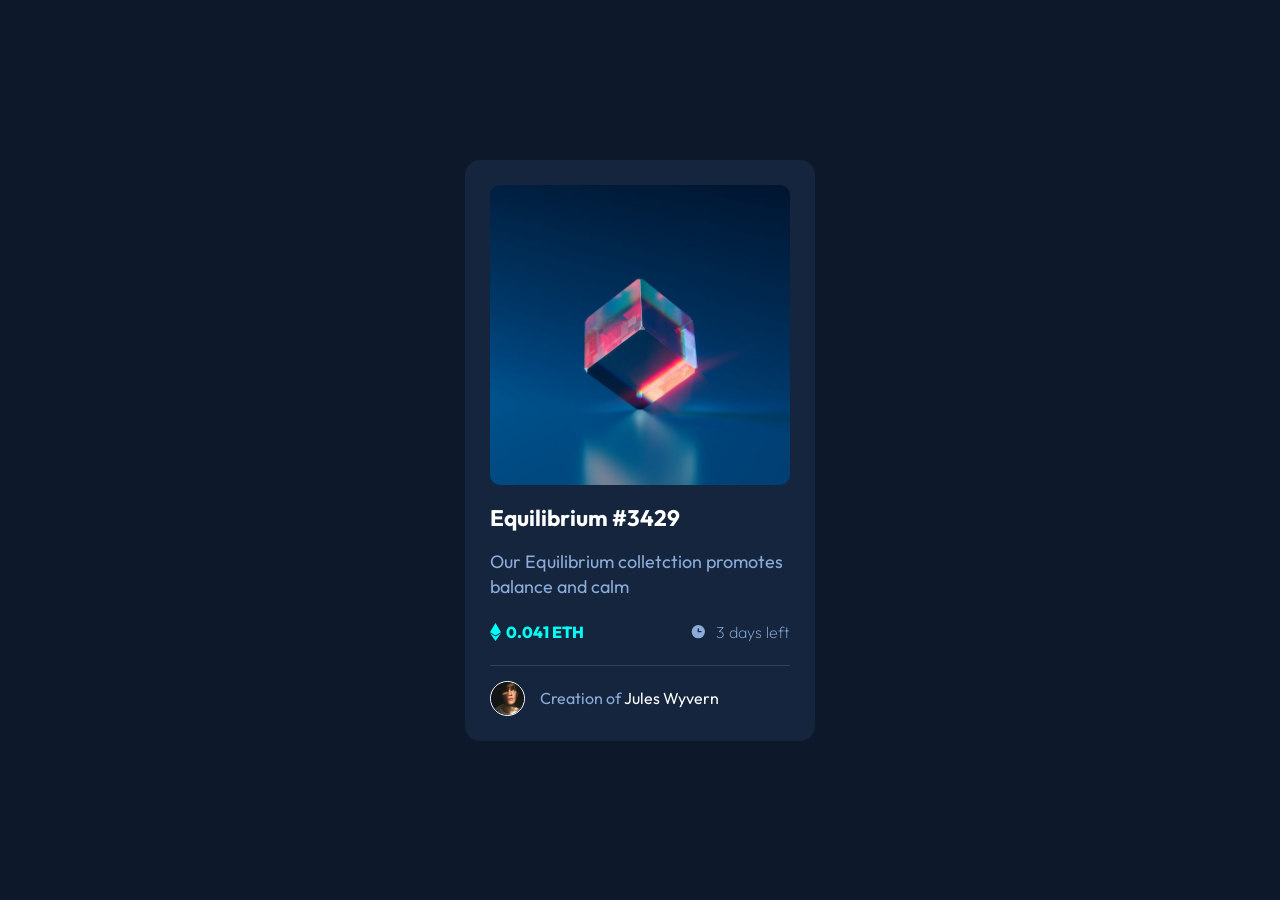
<file: index.html>
<!DOCTYPE html>
<html lang="en">
  <head>
    <meta charset="UTF-8" />
    <meta name="viewport" content="width=device-width, initial-scale=1.0" />
    <!-- displays site properly based on user's device -->
    <meta name="description" content="NFT preview card" />
    <link
      rel="icon"
      type="image/png"
      sizes="32x32"
      href="./src/images/favicon-32x32.png"
    />
    <link rel="stylesheet" href="./src/css/variables.css">
    <link rel="stylesheet" href="./src/css/reset.css" />
    <link rel="stylesheet" href="./src/css/style.css">

    <title>NFT preview card component</title>
  </head>
  <body>
    <!-- não foi preciso criar uma div externa -->
    <main>
      <div 
      class="nft-card">
        <a href="#" class="image-link">
          <img
            src="./src/images/image-equilibrium.jpg"
            alt="Equilibrium NFT image"
            class="image"
          />
        </a>
        <a href="#" class="title-link">
          <h2 class="title">Equilibrium #3429</h2>
        </a>
        <!--  por ser um componente, em uma página ele não seria o mais importante. Porém aqui é um projeto de um único elemento. -->
        <p 
        class="about" >Our Equilibrium colletction promotes balance and calm</p>
        <div 
        class="info">
          <p 
          class="price" >0.041 ETH</p>
          <p class="days-left" >3 days left</p>
        </div>
        <div 
        class="creator">
          <img 
          src="./src/images/image-avatar.png" 
          class="avatar"
          alt="NFT" />
          <p 
          class="text">Creation of 
            <a 
            href="#"
            class="name">Jules Wyvern 
             </a>
          </p>
        </div>
      </div>
    </main>
</html>
</file>
<file: src/css/variables.css>
:root{
    --primiry-soft: hsl(215, 51%, 70%);
    --primary-medium: hsl(178, 100%, 50%);

    --neutral-dark: hsl(217, 54%, 11%);
    --neutral-medium: hsl(216, 50%, 16%);
    --neutral-soft: hsl(215,32%,27%);
    /* existem outras maneiras de se criar uma variável, 
    Com sass, com processador css, nos projetos pessiais é interessante fazer dessa forma. */

}
</file>
<file: src/css/style.css>
@import url('https://fonts.googleapis.com/css2?family=Outfit:wght@300;400;600&display=swap');
body{
    background-color:var(--neutral-dark);
    font-family: 'Outfit', sans-serif;
}
main{
    display: flex;
    justify-content: center;
    height: 100vh;
    align-items: center;
    padding: 30px;
    /* olhando no responsive vewer diferentes tamanhos de tale foi possível ver que uma tela de 360px estava muito próximo das bordas. */

}

.nft-card{
    max-width: 350px;
    background-color: var(--neutral-medium);
    border-radius: 15px;
    padding: 25px;
}
.image-link .image{
    width: 100%;
    border-radius: 10px;
}
.image-link{
    position: relative;
    display: flex;
    /* o flex faz o row e o strech por isso fica emcima */
}
.image-link::before{
    /* display: none; */
    content: '';
    background-color: cyan;
    width: 100%;
    height: 100%;
    display: inline-block;
    position: absolute;
    opacity: 0;
    transition: 0.4s ease-in-out;
    /* por ter ficado em cima da imagem, quando passar o mouse em cima ele aparece */
}

.image-link::after{
     content: '';
     background: url(../images/icon-view.svg) no-repeat center;
     position: absolute;
     width: 100%;
     height: 100%;
     opacity: 0;
     transition: 0.4s ease-in-out;
    /* por ter ficado em cima da imagem, quando passar o mouse em cima ele aparece */
}
.image-link:hover::before, 
.image-link:hover::after{
    opacity: 0.4;
} 
.image-link:hover::after{
    opacity: 1;
}
.title-link .title{
   font-size: 22.5px;
   color: #ffffff;
   margin: 18px 0 17px 

}
.title-link .title:hover{
    color: var(--primary-medium);
}
.about{
    color: var(--primiry-soft);
    font-size: 18px;
    font-weight: 100px;
    line-height: 25px;
    margin-bottom: 23px;
}
.info{
    display: flex;
    justify-content: space-between;
    margin-bottom: 23px ;
    font-weight: 800;
}
.info .price{
    color: var(--primary-medium);
    display: flex;
    font-size: 16px;
}
.info .price::before{
    content: '';
    background-image: url(../images/icon-ethereum.svg);
    background-repeat: no-repeat;
    background-position: center;
    width: 11px;
    height: 20px;
    display: inline-block;
    margin-right: 5px;
}
.info .days-left{
    color: var(--primiry-soft);
    display: flex;
    font-weight: 200;
    font-size: 16px;

}
.info .days-left::before{ 
    content: '';
    background-image: url(../images/icon-clock.svg);
    background-repeat: no-repeat;
    background-position: center;
    width: 15px;
    height: 100%;
    display: inline-block;
    margin-right: 10px;

}
.creator{ 
    display: flex;
    /* background-color: aqua; */
    align-items: center;
    border-top: 1px solid var(--neutral-soft);
    padding-top: 15px;
}
.creator .avatar{
    max-width: 35px;
    border: 1px solid white;
    border-radius: 50%;
    margin-right: 15px;
}
.creator .text{
    color: var(--primiry-soft);
}
.creator .text .name{
    color: #ffffff; 
}
.creator .text .name:hover{
    color: var(--primary-medium);
}
</file>
